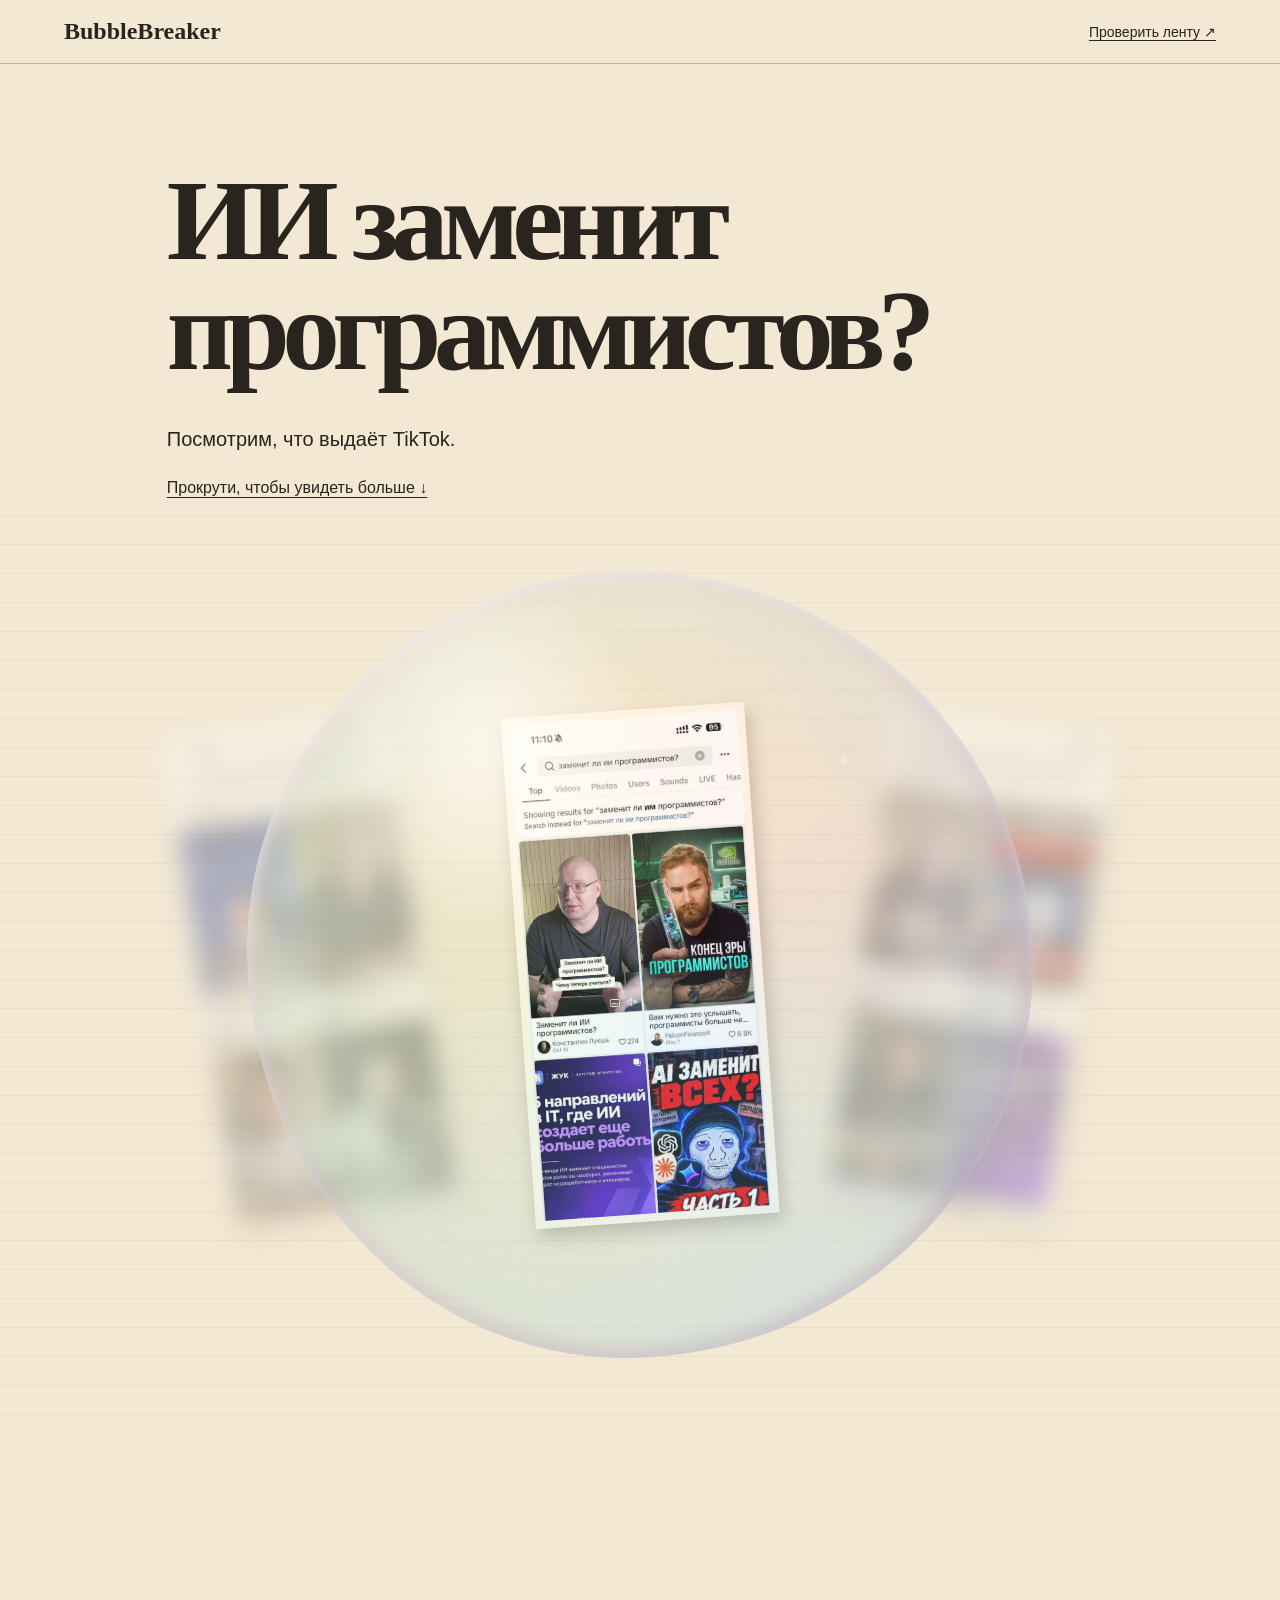
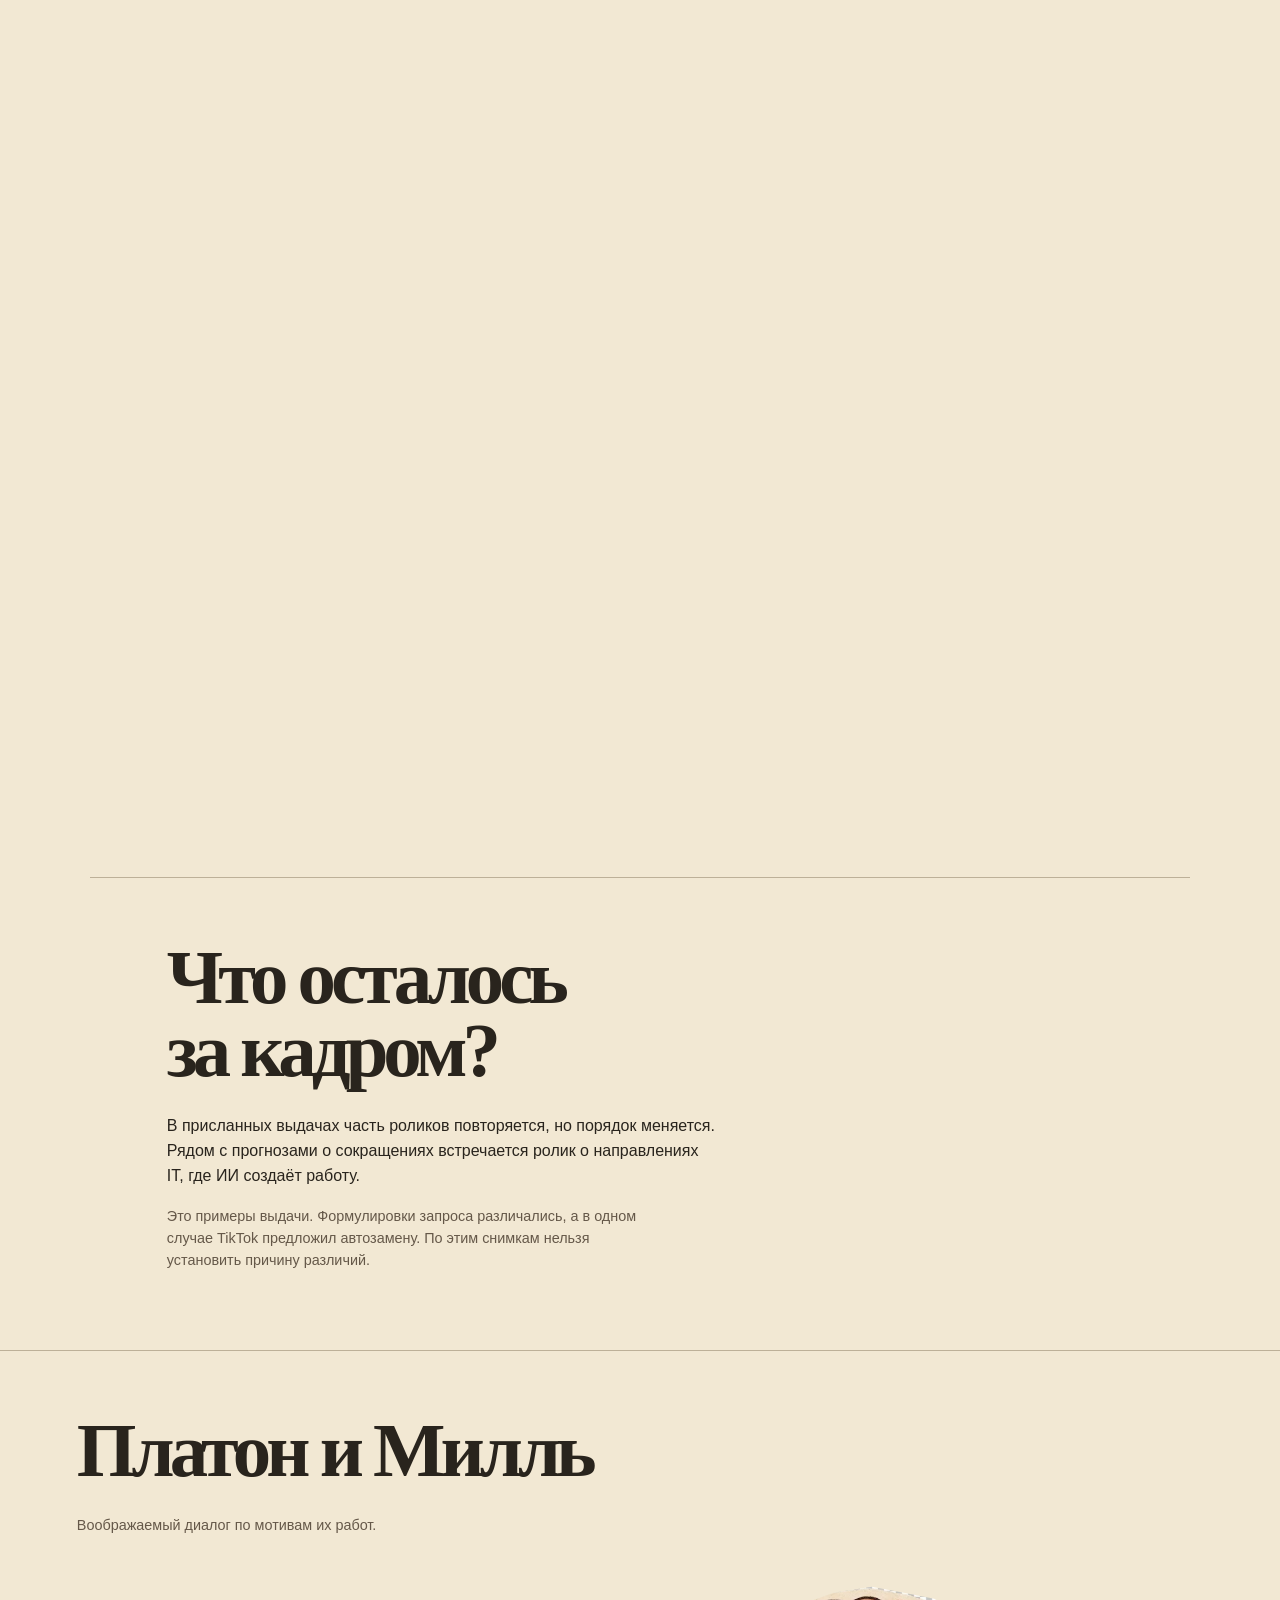
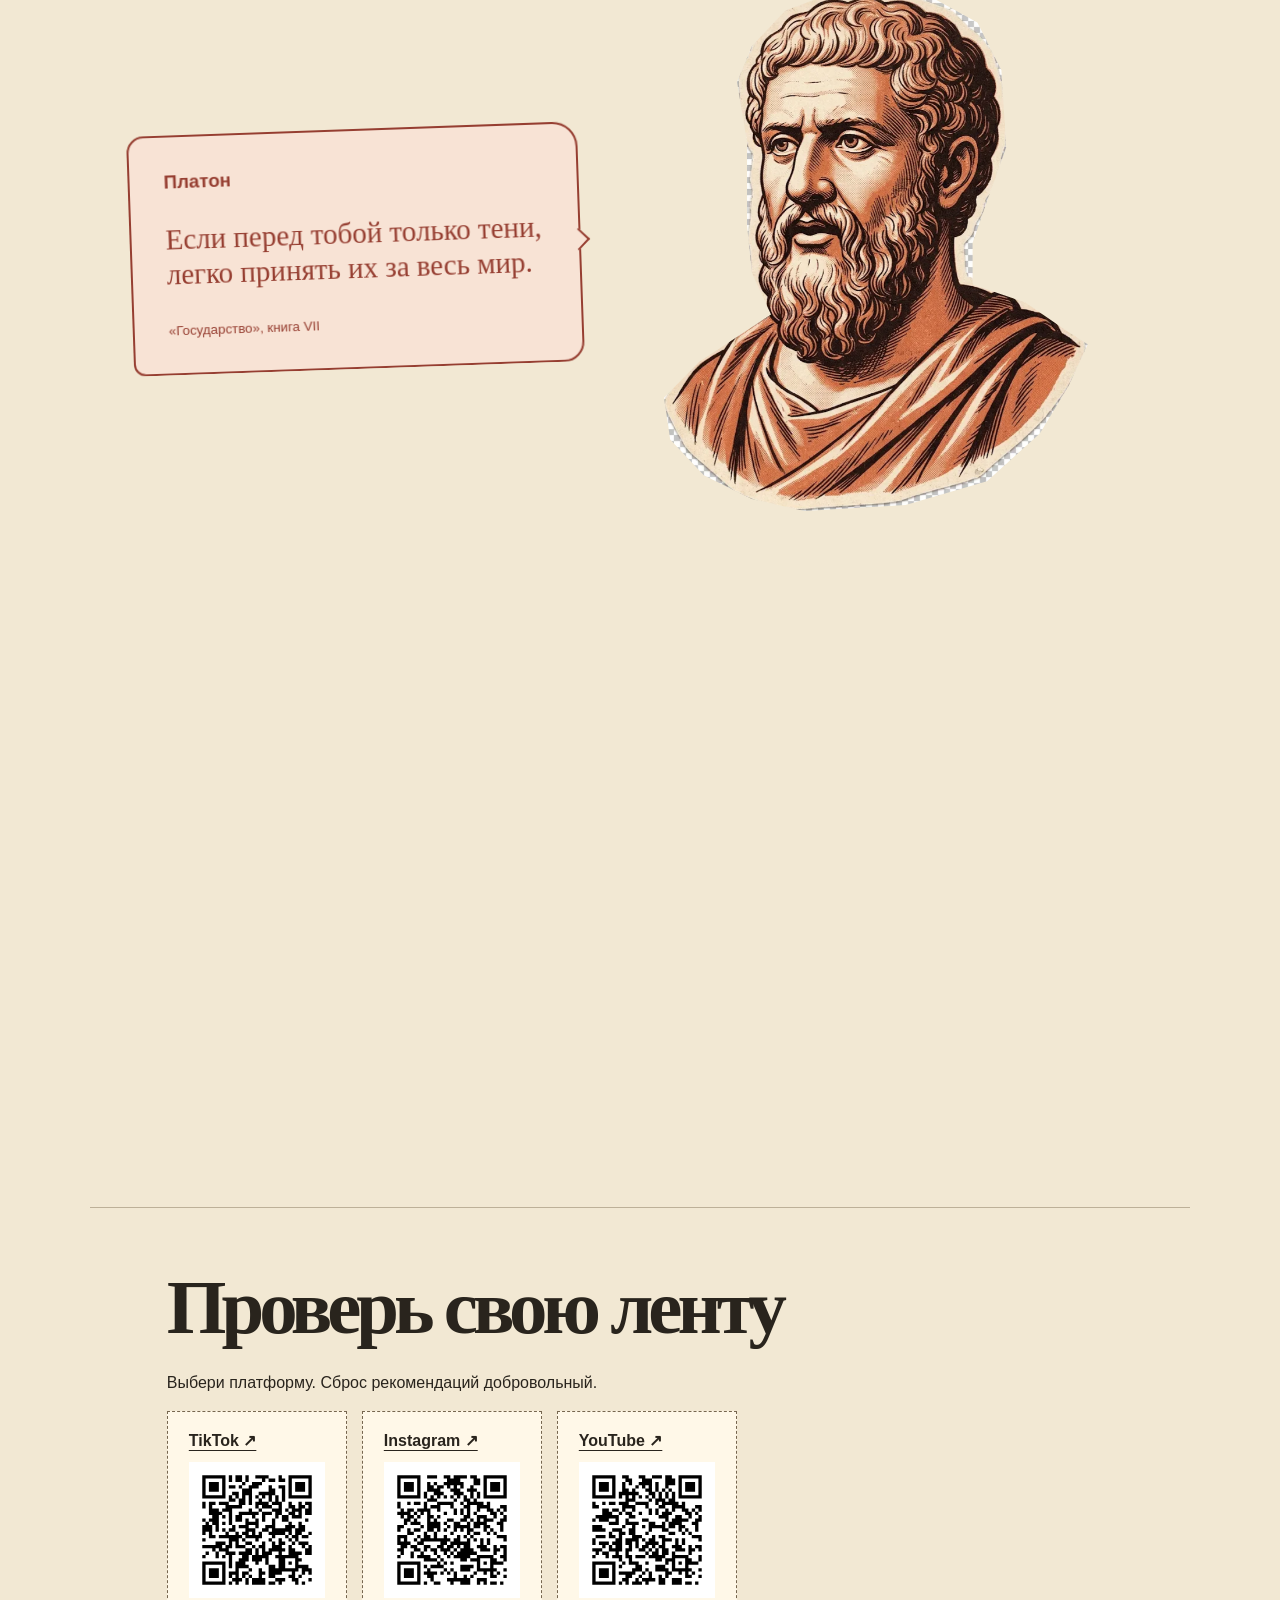
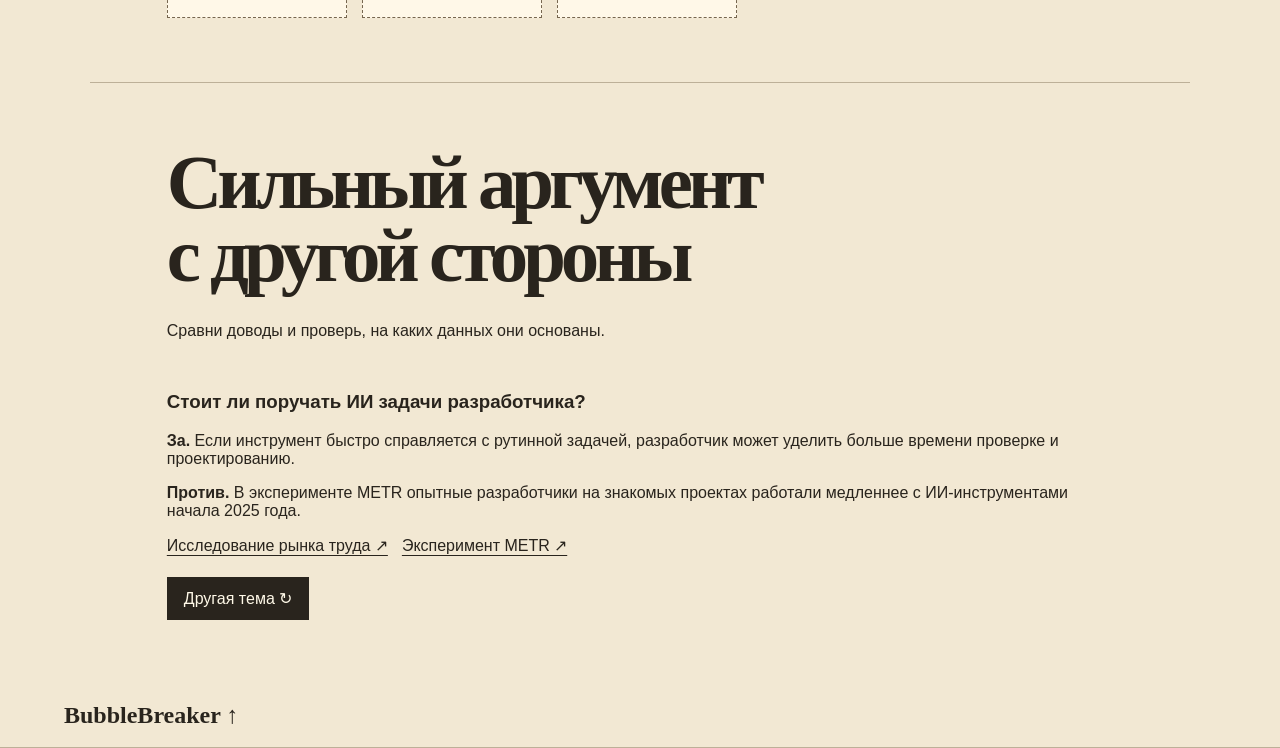
<file: index.html>
<!doctype html>
<html lang="ru">
<head>
<meta charset="utf-8">
<meta name="viewport" content="width=device-width, initial-scale=1">
<title>BubbleBreaker — что осталось за кадром?</title>
<link rel="stylesheet" href="scrapbook.css">
<script defer src="story.js"></script>
</head>
<body>
<header class="mast"><a href="./">BubbleBreaker</a><a href="#audit">Проверить ленту ↗</a></header>
<main>
<section class="opening">
  <h1>ИИ заменит<br>программистов?</h1>
  <p>Посмотрим, что выдаёт TikTok.</p>
  <a href="#bubble">Прокрути, чтобы увидеть больше ↓</a>
</section>
<section id="bubble" class="sequence" aria-label="Раскрытие информационного пузыря">
  <div class="stage">
    <figure class="clipping center"><img src="assets/feed-three.png" alt="Выдача TikTok с роликом о конце эры программистов"></figure>
    <figure class="clipping left"><img src="assets/feed-one.png" alt="Другая выдача TikTok: ролик о замене программистов находится на втором месте"></figure>
    <figure class="clipping right"><img src="assets/feed-two.png" alt="Выдача TikTok с роликами о сокращении и появлении рабочих мест"></figure>
    <div class="film" aria-hidden="true"></div>
  </div>
</section>
<section class="sheet" id="observations">
  <h2>Что осталось<br>за кадром?</h2>
  <p>В присланных выдачах часть роликов повторяется, но порядок меняется. Рядом с прогнозами о сокращениях встречается ролик о направлениях IT, где ИИ создаёт работу.</p>
  <p class="note">Это примеры выдачи. Формулировки запроса различались, а в одном случае TikTok предложил автозамену. По этим снимкам нельзя установить причину различий.</p>
</section>
<section class="sheet dialogue" aria-labelledby="philosophy">
  <h2 id="philosophy">Платон и Милль</h2>
  <p class="note">Воображаемый диалог по мотивам их работ.</p>
  <article class="plato exchange">
    <div class="speech"><h3>Платон</h3><p>Если перед тобой только тени, легко принять их за весь мир.</p><small>«Государство», книга VII</small></div>
    <div class="portrait"><img src="assets/plato.png" alt="Портрет Платона"><img class="reaction" src="assets/plato-listens.png" alt=""></div>
  </article>
  <article class="mill exchange">
    <div class="portrait"><img src="assets/mill.png" alt="Портрет Джона Стюарта Милля"><img class="reaction" src="assets/mill-glances.png" alt=""></div>
    <div class="speech"><h3>Джон Стюарт Милль</h3><p>А если хочешь проверить своё мнение, попробуй ответить на самое сильное возражение.</p><small>«О свободе», глава II</small></div>
  </article>
</section>
<section class="sheet" id="audit">
  <h2>Проверь свою ленту</h2>
  <p>Выбери платформу. Сброс рекомендаций добровольный.</p>
  <div class="tickets">
    <article><a href="tiktok.html">TikTok ↗</a><a class="qr" href="tiktok.html"><img src="assets/qr-tiktok.svg" width="136" height="136" alt="QR-код инструкции TikTok"></a></article>
    <article><a href="instagram.html">Instagram ↗</a><a class="qr" href="instagram.html"><img src="assets/qr-instagram.svg" width="136" height="136" alt="QR-код инструкции Instagram"></a></article>
    <article><a href="youtube.html">YouTube ↗</a><a class="qr" href="youtube.html"><img src="assets/qr-youtube.svg" width="136" height="136" alt="QR-код инструкции YouTube"></a></article>
  </div>
</section>
<section class="sheet" id="roulette">
  <h2>Сильный аргумент<br>с другой стороны</h2>
  <p>Сравни доводы и проверь, на каких данных они основаны.</p>
  <div id="argument" aria-live="polite"></div>
  <button id="draw" type="button">Другая тема ↻</button>
</section>
</main>
<footer><a href="./">BubbleBreaker ↑</a></footer>
</body>
</html>
</file>
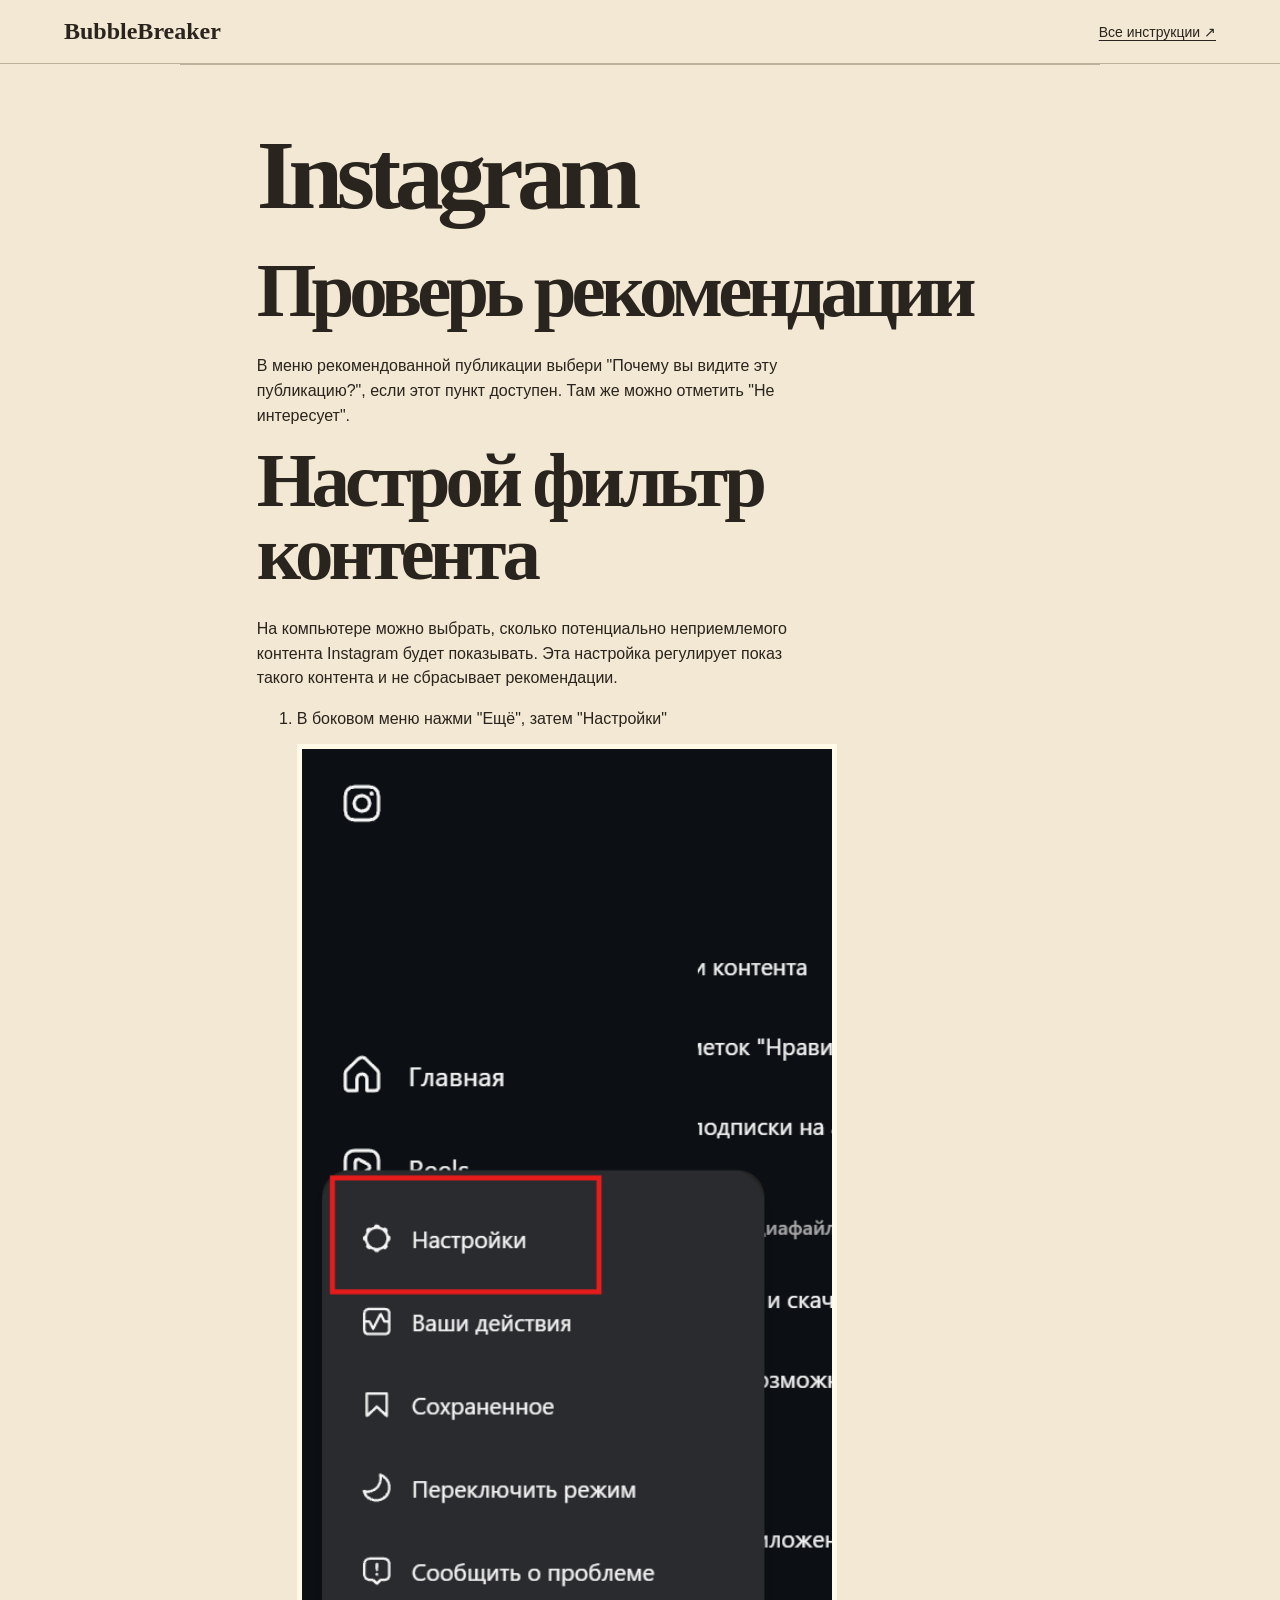
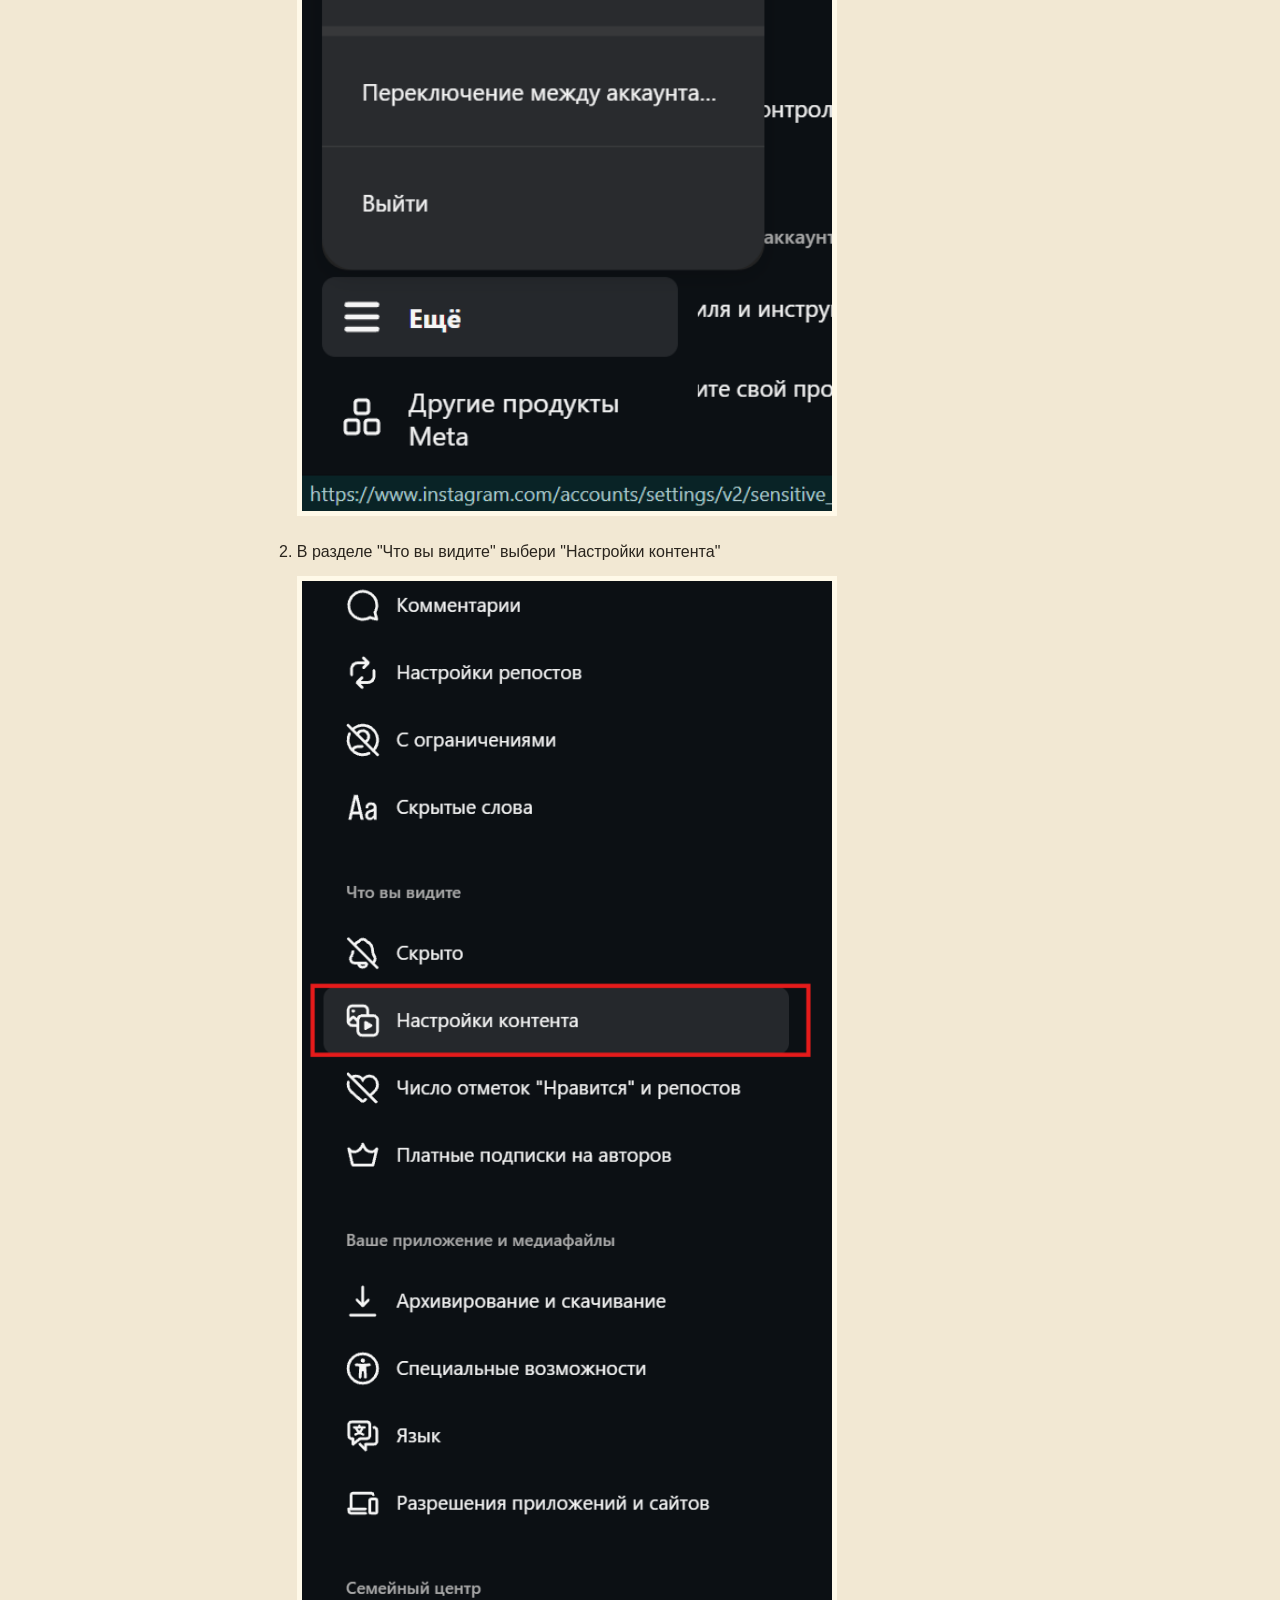
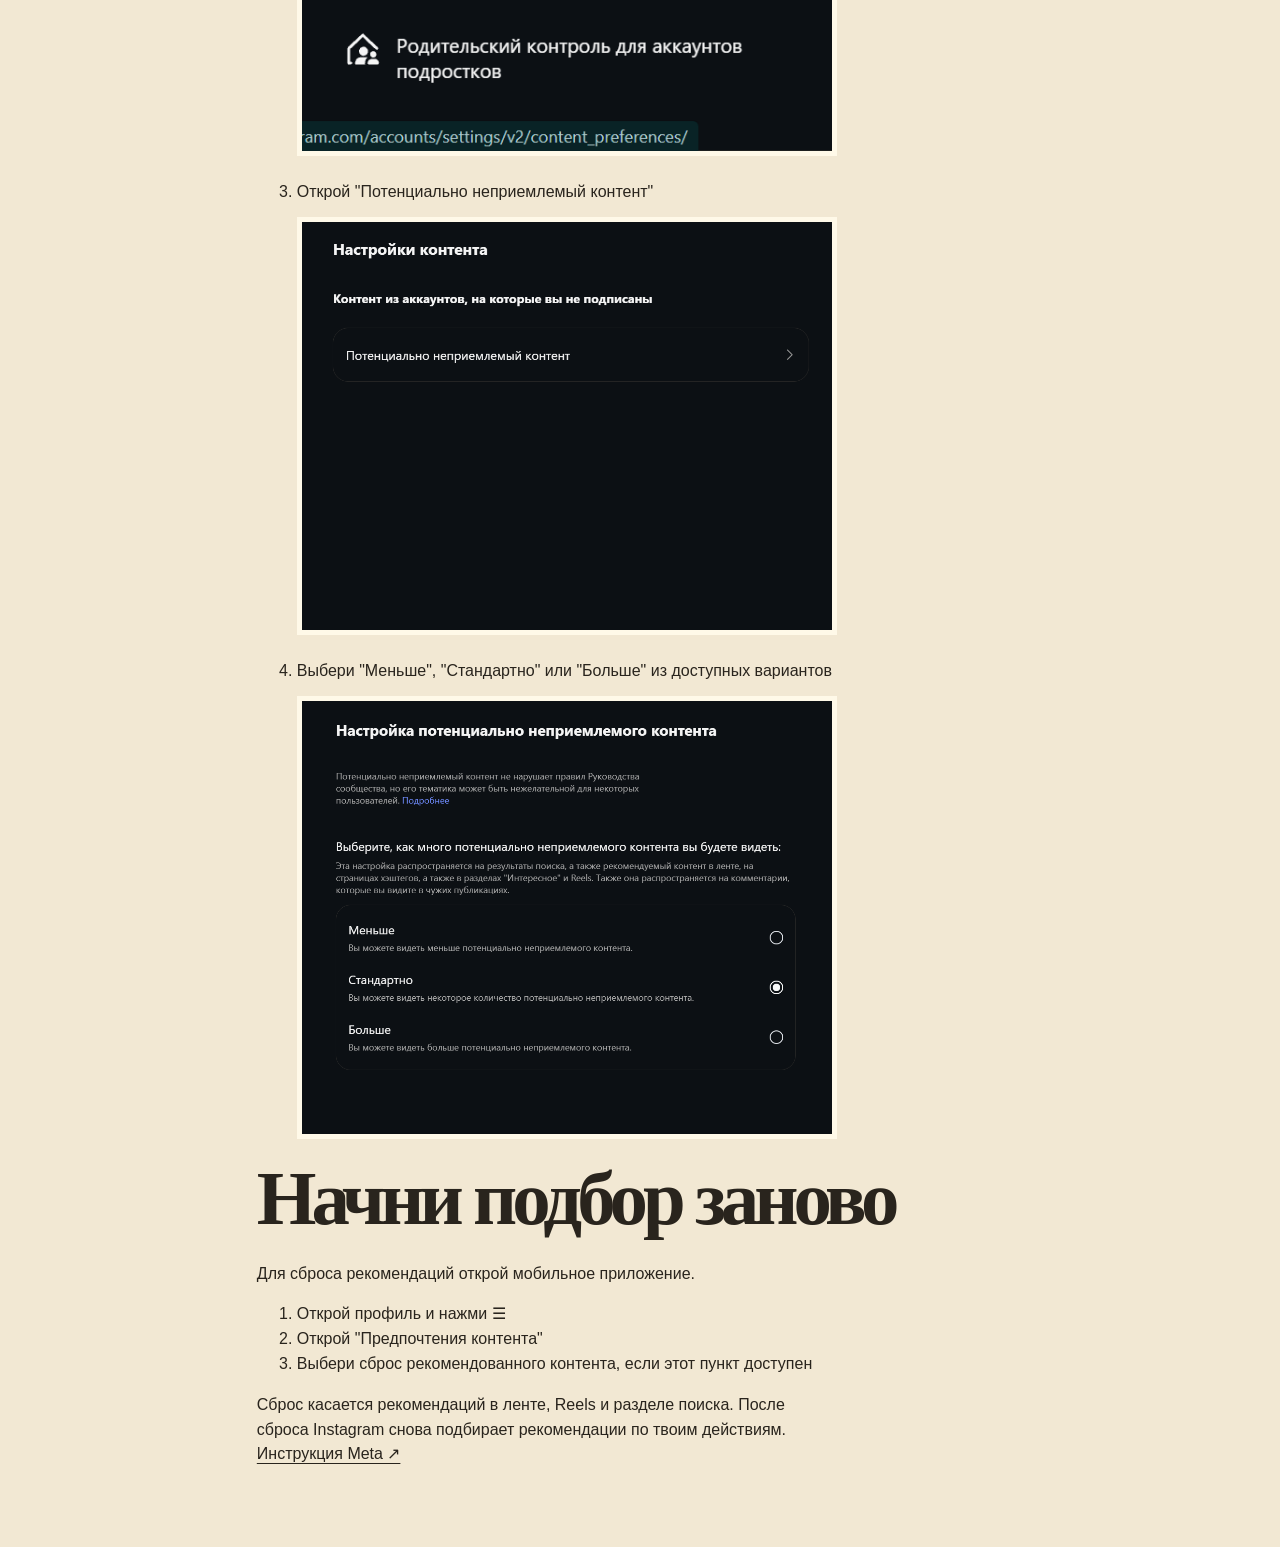
<file: instagram.html>
<!doctype html>
<html lang="ru">
<head>
<meta charset="utf-8">
<meta name="viewport" content="width=device-width, initial-scale=1">
<title>Аудит Instagram — BubbleBreaker</title>
<link rel="stylesheet" href="scrapbook.css">
</head>
<body>
<header class="mast"><a href="./">BubbleBreaker</a><a href="index.html#audit">Все инструкции ↗</a></header>
<main class="sheet guide-page">
  <h1>Instagram</h1>
  <h2>Проверь рекомендации</h2>
  <p>В меню рекомендованной публикации выбери "Почему вы видите эту публикацию?", если этот пункт доступен. Там же можно отметить "Не интересует".</p>
  <h2>Настрой фильтр контента</h2>
  <p>На компьютере можно выбрать, сколько потенциально неприемлемого контента Instagram будет показывать. Эта настройка регулирует показ такого контента и не сбрасывает рекомендации.</p>
  <ol>
    <li>В боковом меню нажми "Ещё", затем "Настройки"
      <a class="guide-shot" href="assets/instagram-step-one.png"><img src="assets/instagram-step-one.png" loading="lazy" alt="В меню Ещё выделен пункт Настройки"></a>
    </li>
    <li>В разделе "Что вы видите" выбери "Настройки контента"
      <a class="guide-shot" href="assets/instagram-step-two.png"><img src="assets/instagram-step-two.png" loading="lazy" alt="В разделе Что вы видите выделены Настройки контента"></a>
    </li>
    <li>Открой "Потенциально неприемлемый контент"
      <a class="guide-shot" href="assets/instagram-step-three.png"><img src="assets/instagram-step-three.png" loading="lazy" alt="Пункт Потенциально неприемлемый контент в настройках контента"></a>
    </li>
    <li>Выбери "Меньше", "Стандартно" или "Больше" из доступных вариантов
      <a class="guide-shot" href="assets/instagram-step-four.png"><img src="assets/instagram-step-four.png" loading="lazy" alt="Три варианта настройки. На скриншоте выбран вариант Стандартно"></a>
    </li>
  </ol>
  <h2>Начни подбор заново</h2>
  <p>Для сброса рекомендаций открой мобильное приложение.</p>
  <ol>
    <li>Открой профиль и нажми ☰</li>
    <li>Открой "Предпочтения контента"</li>
    <li>Выбери сброс рекомендованного контента, если этот пункт доступен</li>
  </ol>
  <p>Сброс касается рекомендаций в ленте, Reels и разделе поиска. После сброса Instagram снова подбирает рекомендации по твоим действиям. <a href="https://about.fb.com/news/2024/11/introducing-recommendations-reset-instagram/">Инструкция Meta ↗</a></p>
</main>
</body>
</html>
</file>
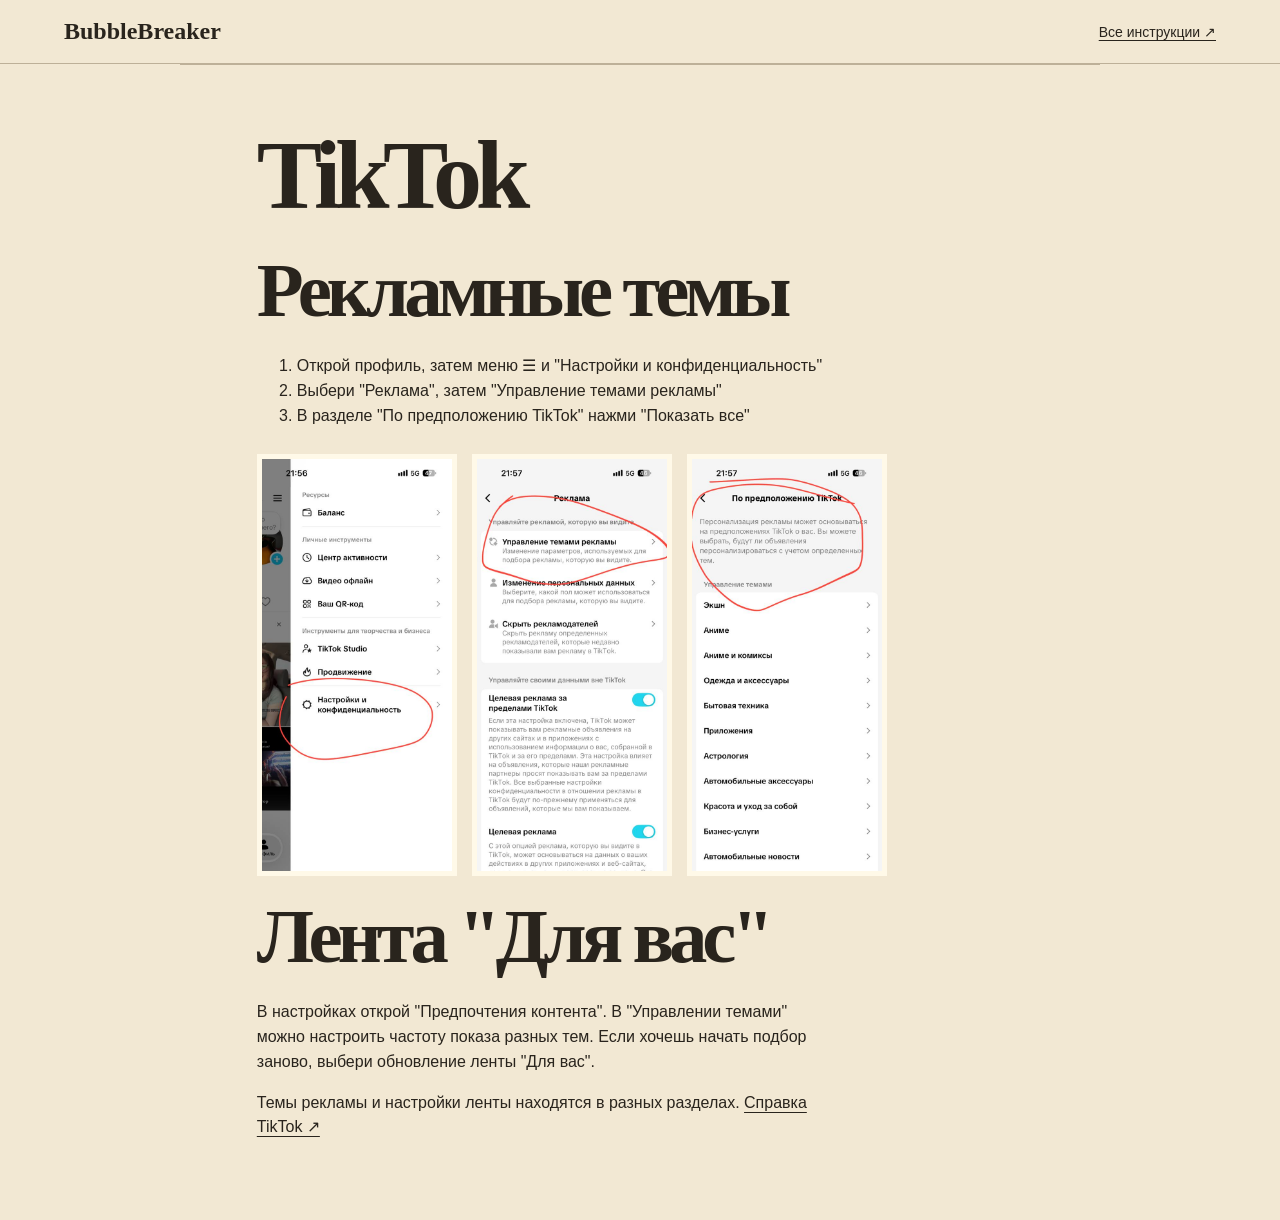
<file: tiktok.html>
<!doctype html>
<html lang="ru">
<head>
<meta charset="utf-8">
<meta name="viewport" content="width=device-width, initial-scale=1">
<title>Аудит TikTok — BubbleBreaker</title>
<link rel="stylesheet" href="scrapbook.css">
</head>
<body>
<header class="mast"><a href="./">BubbleBreaker</a><a href="index.html#audit">Все инструкции ↗</a></header>
<main class="sheet guide-page">
  <h1>TikTok</h1>
  <h2>Рекламные темы</h2>
  <ol>
    <li>Открой профиль, затем меню ☰ и "Настройки и конфиденциальность"</li>
    <li>Выбери "Реклама", затем "Управление темами рекламы"</li>
    <li>В разделе "По предположению TikTok" нажми "Показать все"</li>
  </ol>
  <div class="evidence">
    <img src="assets/tiktok-menu.png" alt="Шаг 1. Настройки и конфиденциальность">
    <img src="assets/tiktok-ads.png" alt="Шаг 2. Управление темами рекламы">
    <img src="assets/tiktok-topics.png" alt="Шаг 3. Список тем по предположению TikTok">
  </div>
  <h2>Лента "Для вас"</h2>
  <p>В настройках открой "Предпочтения контента". В "Управлении темами" можно настроить частоту показа разных тем. Если хочешь начать подбор заново, выбери обновление ленты "Для вас".</p>
  <p>Темы рекламы и настройки ленты находятся в разных разделах. <a href="https://support.tiktok.com/en/using-tiktok/exploring-videos/how-tiktok-recommends-content">Справка TikTok ↗</a></p>
</main>
</body>
</html>
</file>
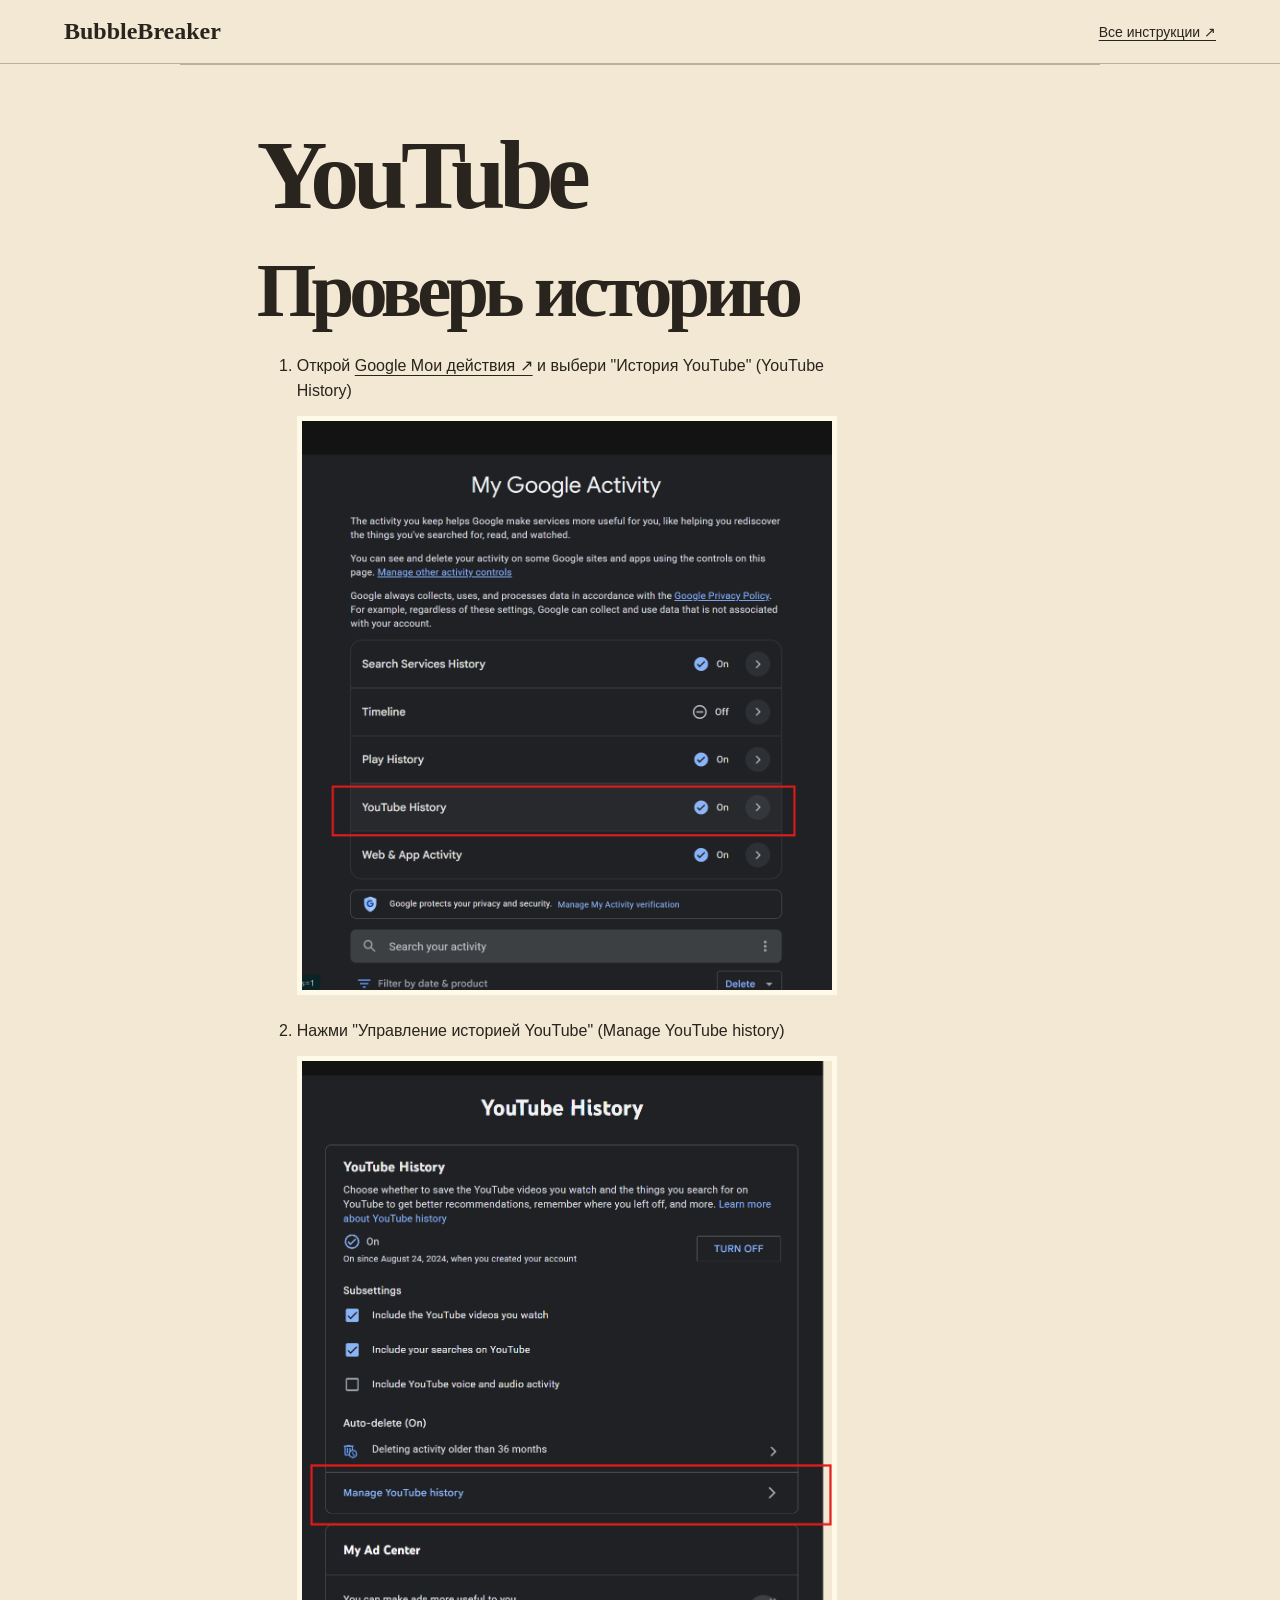
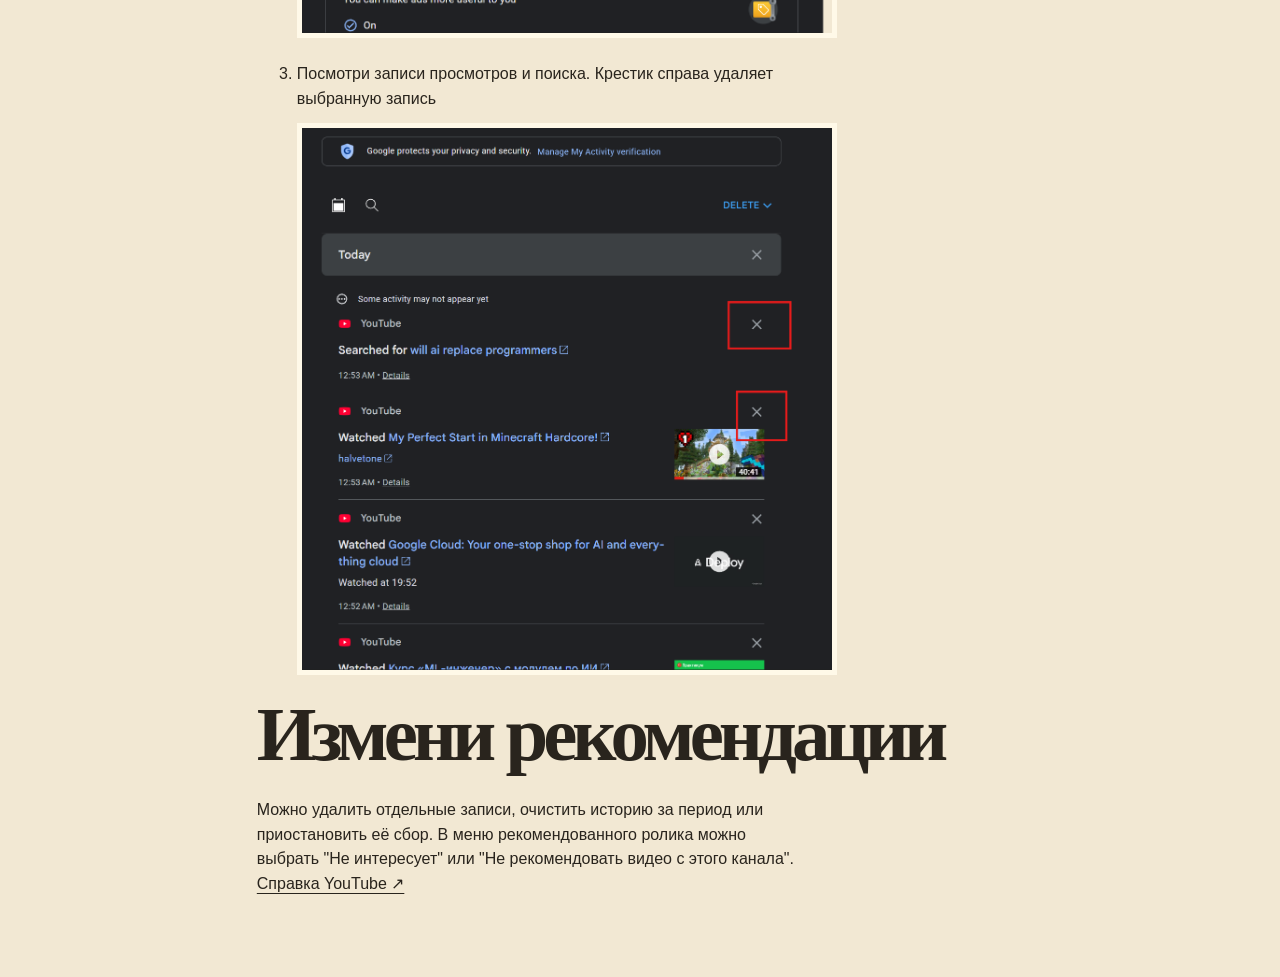
<file: youtube.html>
<!doctype html>
<html lang="ru">
<head>
<meta charset="utf-8">
<meta name="viewport" content="width=device-width, initial-scale=1">
<title>Аудит YouTube — BubbleBreaker</title>
<link rel="stylesheet" href="scrapbook.css">
</head>
<body>
<header class="mast"><a href="./">BubbleBreaker</a><a href="index.html#audit">Все инструкции ↗</a></header>
<main class="sheet guide-page">
  <h1>YouTube</h1>
  <h2>Проверь историю</h2>
  <ol>
    <li>Открой <a href="https://myactivity.google.com/">Google Мои действия ↗</a> и выбери "История YouTube" (YouTube History)
      <a class="guide-shot" href="assets/youtube-step-one.png"><img src="assets/youtube-step-one.png" loading="lazy" alt="В Google Мои действия выделен пункт YouTube History"></a>
    </li>
    <li>Нажми "Управление историей YouTube" (Manage YouTube history)
      <a class="guide-shot" href="assets/youtube-step-two.png"><img src="assets/youtube-step-two.png" loading="lazy" alt="В настройках выделена ссылка Manage YouTube history"></a>
    </li>
    <li>Посмотри записи просмотров и поиска. Крестик справа удаляет выбранную запись
      <a class="guide-shot" href="assets/youtube-step-three.png"><img src="assets/youtube-step-three.png" loading="lazy" alt="Список истории YouTube с выделенными кнопками удаления отдельных записей"></a>
    </li>
  </ol>
  <h2>Измени рекомендации</h2>
  <p>Можно удалить отдельные записи, очистить историю за период или приостановить её сбор. В меню рекомендованного ролика можно выбрать "Не интересует" или "Не рекомендовать видео с этого канала". <a href="https://support.google.com/youtube/answer/6342839?hl=ru">Справка YouTube ↗</a></p>
</main>
</body>
</html>
</file>
<file: scrapbook.css>
:root {
  --paper: #f2e8d3;
  --ink: #29241d;
  --red: #963e31;
  --blue: #263e69;
  color: var(--ink);
  background: var(--paper);
  font-family: Arial, sans-serif;
}
* { box-sizing: border-box }
body { margin: 0 }
a { color: inherit; text-underline-offset: .23em }
a:focus-visible, button:focus-visible { outline: 3px solid var(--blue); outline-offset: 4px }
.mast, footer {
  display: flex; align-items: center; justify-content: space-between;
  padding: 18px clamp(18px, 5vw, 72px); border-bottom: 1px solid #bdb098;
}
.mast a:first-child, footer a { font-family: Georgia, serif; font-weight: bold; font-size: 24px; text-decoration: none }
.mast a:last-child { font-size: 14px }
.opening, .sheet { max-width: 1100px; padding: 64px clamp(22px, 6vw, 90px); margin: auto }
.opening { padding-top: clamp(38px, 8vw, 106px); padding-bottom: 18px }
h1, h2 { font-family: Georgia, serif; letter-spacing: -.065em; line-height: .95; margin: 0 0 .34em }
h1 { font-size: clamp(46px, 9vw, 128px) }
h2 { font-size: clamp(40px, 6vw, 84px) }
.opening p, .sheet > p, .guide-page p, .guide-page li { max-width: 62ch; line-height: 1.55 }
.opening p { font-size: 20px }
.opening a { display: inline-block; margin-top: 4px }
.sequence { height: 218svh }
.stage {
  position: sticky; top: 0; height: 100svh; isolation: isolate;
  overflow: clip; display: grid; place-items: center;
  background: repeating-linear-gradient(0deg, #ad96701c 0 1px, transparent 1px 29px), var(--paper);
}
.clipping {
  position: absolute; width: min(25vw, 238px, 39vh); margin: 0; padding: 7px;
  background: #fff9ea; box-shadow: 3px 8px 16px #39281742;
}
.clipping img { display: block; width: 100%; height: auto }
.center { z-index: 2; width: min(24vw, 218px, 32vh); transform: scale(var(--scale, 1.12)) rotate(-4deg) }
.left, .right {
  filter: blur(var(--blur, 12px)); opacity: var(--visibility, .32);
  transform: translateX(var(--offset)) rotate(var(--turn));
}
.left { --offset: clamp(-330px, -29vw, -105px); --turn: -9deg }
.right { --offset: clamp(105px, 29vw, 330px); --turn: 8deg }
.film {
  --hole: -2px;
  z-index: 3; position: absolute; pointer-events: none;
  width: min(67vw, 78vh, 710px); aspect-ratio: 1;
  border-radius: 49% 51% 52% 48% / 48% 50% 50% 52%;
  background:
    radial-gradient(circle at 76% 24%, transparent var(--hole), #fff6dcaa calc(var(--hole) + 2px), transparent calc(var(--hole) + 6px)),
    radial-gradient(ellipse at 30% 22%, #fff9 0 1%, transparent 21%),
    radial-gradient(ellipse, transparent 46%, #c2dddc32 66%, #f0b9b8a1 87%, #fff8 98%),
    conic-gradient(from 65deg, #dc8ca31c, #9ed6ec3b, #a7d99a23, #ffe7aa34, #dc8ca31c);
  box-shadow: inset 2px 5px 14px #fff9, inset -3px -2px 19px #8d79a271, 0 0 13px #fff8;
  mask-image: radial-gradient(circle at 76% 24%, transparent var(--hole), #000 calc(var(--hole) + 1px));
  transform: scale(var(--scale, 1.12)) scaleX(var(--wobble, 1));
  opacity: var(--film-opacity, 1);
}
.sheet { border-top: 1px solid #bdb098 }
.note { font-size: .9rem; color: #655849 }
.dialogue { max-width: 1280px; overflow: clip }
.exchange { display: grid; grid-template-columns: 1fr 1.15fr; align-items: center; gap: clamp(12px, 4vw, 54px); max-width: 1020px; margin: auto }
.mill.exchange { grid-template-columns: 1.15fr 1fr }
.speech {
  position: relative; padding: clamp(12px, 3vw, 34px); margin-block: 15px;
  border: 2px solid currentColor; border-radius: 17px 25px 20px 12px;
}
.speech::after {
  content: ""; position: absolute; top: 46%; width: 14px; height: 14px;
  background: inherit; transform: rotate(45deg);
}
.plato { color: var(--red) }
.mill { color: var(--blue) }
.plato .speech { background: #f8e3d5; transform: rotate(-2deg) }
.plato .speech::after { right: -8px; border-top: 2px solid; border-right: 2px solid }
.mill .speech { background: #e1e6ed; transform: rotate(2deg) }
.mill .speech::after { left: -8px; border-bottom: 2px solid; border-left: 2px solid }
.speech h3 { margin: 0 }
.speech p { font-family: Georgia, serif; font-size: clamp(16px, 3vw, 29px); line-height: 1.2 }
.portrait { position: relative; max-width: 480px }
.portrait img { width: 100%; display: block }
.plato .portrait {
  clip-path: polygon(6.7% 75%, 14% 69%, 29% 61%, 25% 54%, 24% 46%, 24% 32%, 21.9% 22%, 25% 16%, 32% 10%, 42% 7%, 50% 6%, 63% 8%, 72% 12%, 77% 20%, 78% 33%, 74% 42%, 71% 49%, 71% 56%, 82% 59%, 91% 64%, 95% 66%, 91% 73%, 85% 81%, 74% 89%, 57% 93%, 36% 94%, 25% 92%, 15% 88%, 8% 82%);
}
.mill .portrait {
  clip-path: polygon(11% 80%, 16% 70%, 28% 65%, 35% 59%, 27% 55%, 23% 48%, 22% 37%, 18% 33%, 17% 27%, 19% 24%, 24% 22%, 26% 16%, 32% 12%, 43% 8%, 54% 7%, 63% 9%, 72% 15%, 77% 24%, 81% 27%, 81% 34%, 76% 40%, 72% 46%, 72% 51%, 77% 56%, 84% 61%, 93% 68%, 89% 74%, 84% 81%, 76% 88%, 65% 92%, 53% 94%, 36% 94%, 23% 90%, 15% 85%);
}
.reaction { position: absolute; inset: 0; opacity: 0 }
.dialogue.responding .reaction { opacity: 1 }
.animated-dialogue .plato { --entrance: 25% }
.animated-dialogue .mill { --entrance: -25% }
.animated-dialogue .exchange:not(.arrived) :is(.portrait, .speech) { opacity: 0 }
.animated-dialogue .arrived .portrait { animation: portrait-glide 1.35s cubic-bezier(.2,.65,.25,1) both }
.animated-dialogue .arrived .speech { animation: write-reply .82s ease-out .53s both }
.animated-dialogue .reaction { transition: opacity .6s ease-in-out }
.animated-dialogue .mill .reaction { transition-delay: .42s }
@keyframes portrait-glide {
  from { opacity: 0; translate: var(--entrance) 12px }
  to { opacity: 1; translate: 0 0 }
}
@keyframes write-reply {
  from { opacity: 0; clip-path: inset(0 0 100% 0) }
  to { opacity: 1; clip-path: inset(-12px) }
}
.tickets, .evidence { display: flex; flex-wrap: wrap; gap: 15px }
.tickets article { padding: 19px 21px; background: #fff8e8; border: 1px dashed #76664f }
.tickets a { font-weight: 700 }
.qr { display: block; margin: 12px auto 0; width: fit-content; background: white }
.qr img { display: block }
#argument { padding-block: 12px }
#argument a { display: inline-block; margin: 0 14px 10px 0 }
button { background: var(--ink); color: #fff9e8; border: 0; padding: 12px 17px; font: inherit; cursor: pointer }
.guide-page { max-width: 920px }
.guide-page h1 { font-size: clamp(46px, 8vw, 98px) }
.evidence { margin: 25px 0 }
.evidence img { width: min(29%, 200px); height: auto; align-self: flex-start; border: 5px solid #fff9e8 }
.guide-shot { display: block; max-width: 540px; margin: 12px 0 24px }
.guide-shot img { width: 100%; height: auto; display: block; border: 5px solid #fff9e8 }
@media (max-width: 540px) {
  .clipping { width: min(38vw, 34vh); padding: 4px }
  .center { width: min(30vw, 25vh) }
  .film { width: min(77vw, 60vh) }
  .opening, .sheet { padding-block: 42px }
  .speech small { font-size: 10px }
  .dialogue .exchange { gap: 9px; margin-inline: -9px }
}
@media (prefers-reduced-motion: reduce) {
  .sequence { height: auto }
  .stage { position: static; height: min(70svh, 620px) }
  .film { display: none }
  .clipping { filter: none; opacity: 1; --scale: .95 }
  .animated-dialogue .exchange :is(.portrait, .speech) { animation: none !important; opacity: 1 !important }
  .animated-dialogue .reaction { transition: none }
}
</file>
